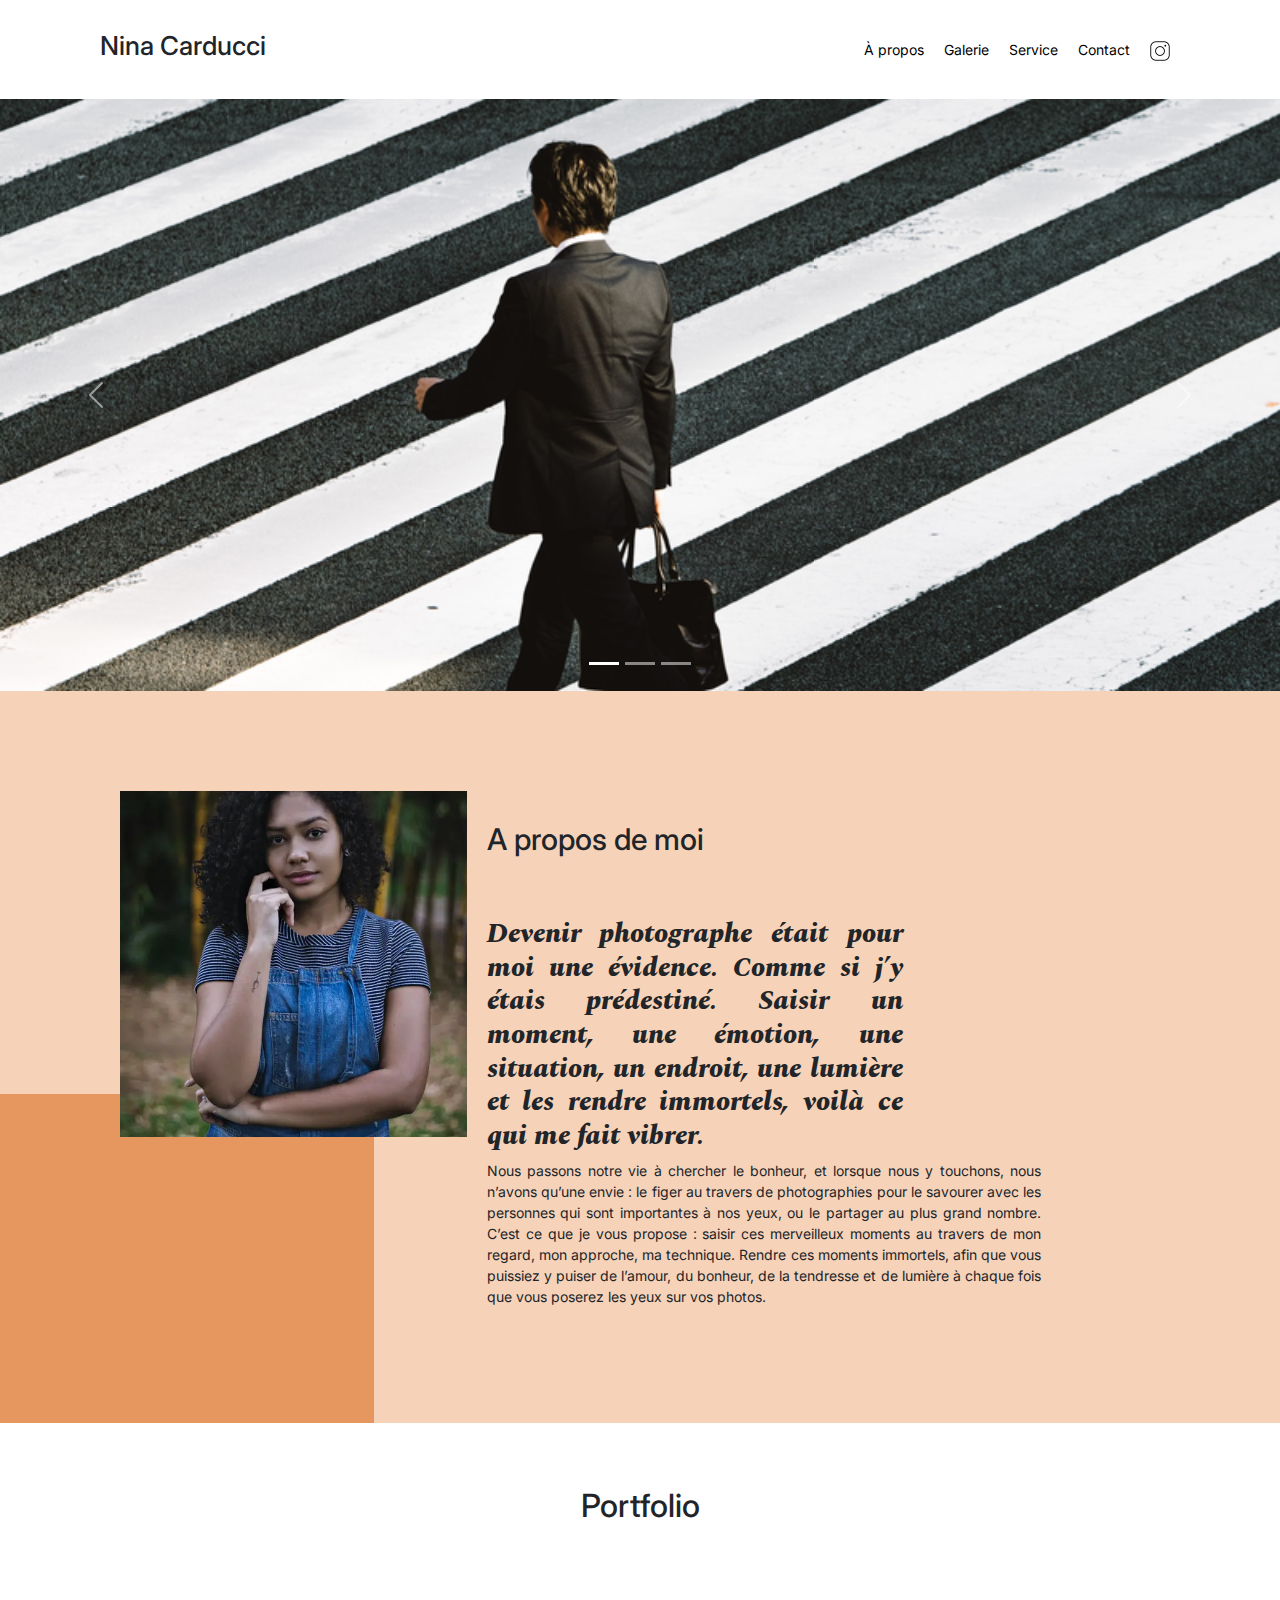
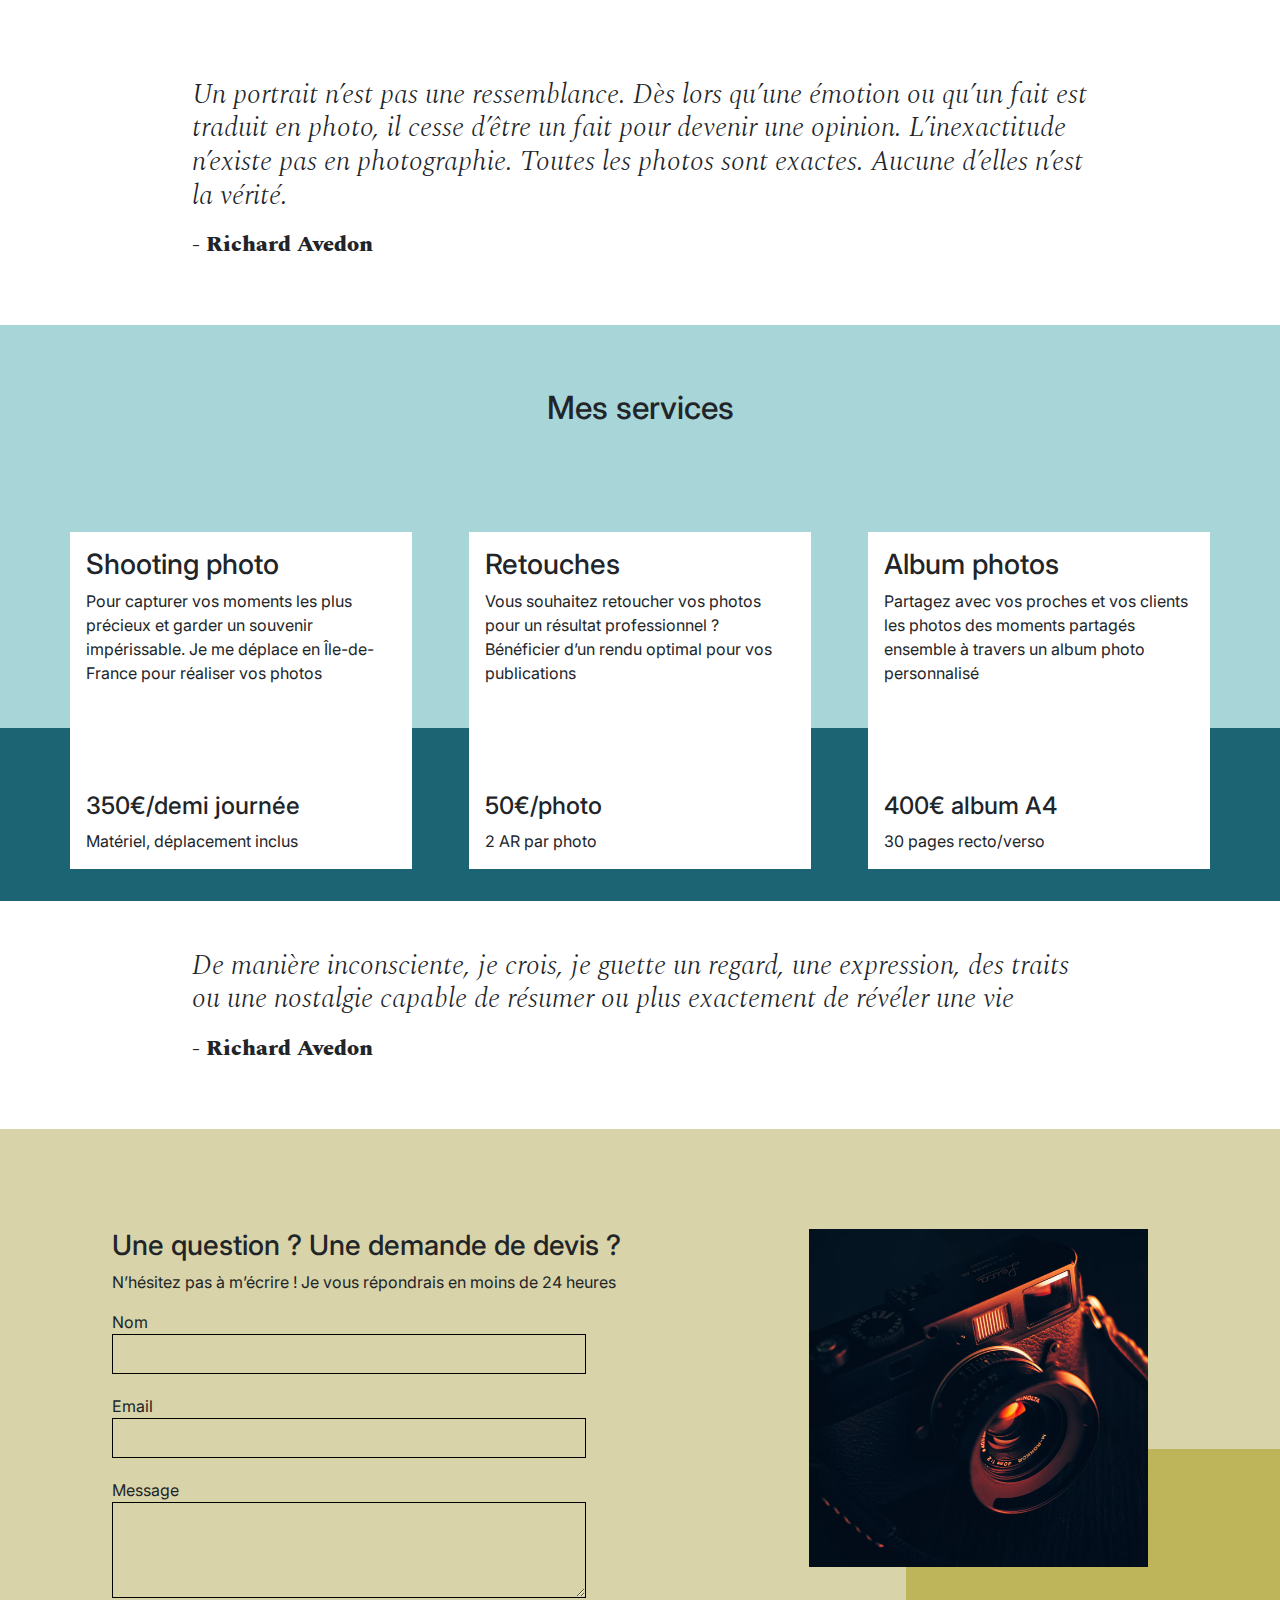
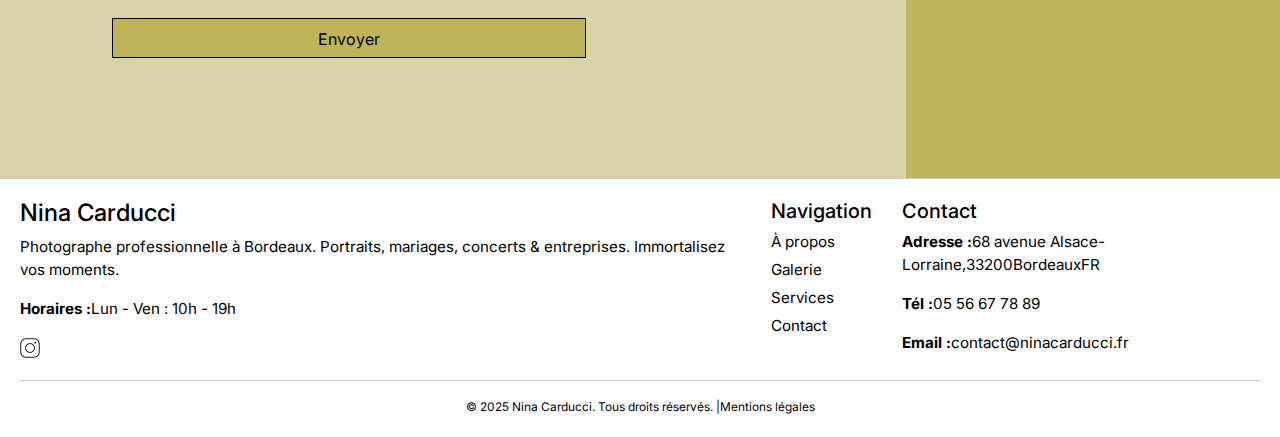
<file: index.html>
<!doctype html><html lang=fr><head><meta charset=UTF-8><meta name=description content="Photographe à Bordeaux, Nina Carducci capture vos émotions avec passion. Portraits, shootings, albums et retouches photo pour immortaliser vos moments précieux."><title>Site de Nina Carducci - photographe à Bordeaux</title><meta name=viewport content="width=device-width,initial-scale=1"><meta property=og:title content="Nina Carducci - photographe à Bordeaux"><meta property=og:type content=website><meta property=og:url content=https://www.ninacarducci.fr><meta property=og:image content=https://www.ninacarducci.fr/assets/images/Images-Optimisés-pour-le-Web-version-Webp/nina.webp><meta property=og:site_name content="Site de Nina Carducci - photographe à Bordeaux"><meta property=og:description content="Photographe à Bordeaux, Nina Carducci capture vos moments forts à travers des portraits, mariages et reportages."><meta property=og:locale content=fr_FR><meta name=twitter:card content=summary_large_image><meta name=twitter:title content="Nina Carducci - photographe à Bordeaux"><meta name=twitter:description content="Photographe à Bordeaux, spécialisée en portraits, mariages et événements."><meta name=twitter:image content=https://www.ninacarducci.fr/assets/images/Images-Optimisés-pour-le-Web-version-Webp/nina.webp><link rel=preload href=./assets/bootstrap/bootstrap.css as=style onload='this.onload=null,this.rel="stylesheet"'><noscript><link rel=stylesheet href=./assets/bootstrap/bootstrap.css></noscript><link rel=stylesheet href=./assets/style.min.css><link rel=preconnect href=https://fonts.googleapis.com><link rel=preconnect href=https://fonts.gstatic.com crossorigin><link rel=preload as=style href="https://fonts.googleapis.com/css2?family=Inter&family=Spectral:ital,wght@0,400;1,300;1,400;1,800&display=swap"><link rel=stylesheet href="https://fonts.googleapis.com/css2?family=Inter&family=Spectral:ital,wght@0,400;1,300;1,400;1,800&display=swap" media=print onload='this.media="all"'><script src=https://code.jquery.com/jquery-3.4.1.min.js integrity="sha256-CSXorXvZcTkaix6Yvo6HppcZGetbYMGWSFlBw8HfCJo=" crossorigin=anonymous defer></script><script src=./assets/bootstrap/bootstrap.bundle.min.js defer></script><script src=./assets/maugallery.min.js defer></script><script src=./assets/scripts.min.js defer></script><script type=application/ld+json>{                "@context": "https://schema.org",                "@type": "LocalBusiness",                "name": "Nina Carducci",                "image": "https://www.ninacarducci.fr/assets/images/Images-Optimisés-pour-le-Web-version-Webp/nina.webp",                "description": "Photographe professionnelle à Bordeaux spécialisée dans les portraits, les mariages et les séances personnalisées.",                "address": {                    "@type": "PostalAddress",                    "streetAddress": "68 avenue Alsace-Lorraine",                    "addressLocality": "Bordeaux",                    "postalCode": "33200",                    "addressCountry": "FR"                },                "telephone": "+33556677889",                "url": "https://www.ninacarducci.fr",                "openingHours": "Mo-Fr 10:00-19:00",                "geo": {                    "@type": "GeoCoordinates",                    "latitude": "44.837789",                    "longitude": "-0.57918"                },                "sameAs": [                    "https://www.instagram.com/nina.photo",                    "https://www.facebook.com/nina.photo"                ],                "priceRange": "€"            }</script></head><body itemscope itemtype=https://schema.org/LocalBusiness><header><nav class=top-header><h1 class=name itemprop=name>Nina Carducci</h1><div class=nav><ul><li><a href=#about>À propos</a></li><li><a href=#gallery>Galerie</a></li><li><a href=#services>Service</a></li><li><a href=#contact>Contact</a></li><li><a class=social-link href="https://www.instagram.com/ninacarducci.photo/?hl=fr" target=_blank><img src=assets/images/Images-Optimisés-pour-le-Web-version-Webp/instagram.webp alt="Profil Instagram de Nina Carducci"></a></li></ul></div></nav></header><main><section id=header><article id=carouselExampleIndicators class="carousel slide" data-bs-ride=carousel><div class=carousel-indicators><button type=button data-bs-target=#carouselExampleIndicators data-bs-slide-to=0 class=active aria-current=true aria-label="Slide 1"></button><button type=button data-bs-target=#carouselExampleIndicators data-bs-slide-to=1 aria-label="Slide 2"></button><button type=button data-bs-target=#carouselExampleIndicators data-bs-slide-to=2 aria-label="Slide 3"></button></div><div class=carousel-inner><div class="carousel-item active"><img src=./assets/images/Images-Optimisés-pour-le-Web-version-Webp/slider/ryoji-iwata.webp class="d-block w-100" alt=ryoji-iwata></div><div class=carousel-item><img loading=lazy src=./assets/images/Images-Optimisés-pour-le-Web-version-Webp/slider/nicholas-green.webp class="d-block w-100" alt=nicholas-green></div><div class=carousel-item><img loading=lazy src=./assets/images/Images-Optimisés-pour-le-Web-version-Webp/slider/edward-cisneros.webp class="d-block w-100" alt=edward-cisneros></div></div><button class=carousel-control-prev type=button data-bs-target=#carouselExampleIndicators data-bs-slide=prev><span class=carousel-control-prev-icon aria-hidden=true></span><span class=visually-hidden>Previous</span></button><button class=carousel-control-next type=button data-bs-target=#carouselExampleIndicators data-bs-slide=next><span class=carousel-control-next-icon aria-hidden=true></span><span class=visually-hidden>Next</span></button></article></section><section id=about itemprop=description><article class="picture left"><img loading=lazy src=./assets/images/Images-Optimisés-pour-le-Web-version-Webp/nina.webp alt="Portrait de Nina Carducci" itemprop=image sizes=25%></article><article id=about-me><h2 class=about-me__title>A propos de moi</h2><h3 class=about-me__introduction>Devenir photographe était pour moi une évidence. Comme si j’y étais prédestiné. Saisir un moment, une émotion, une situation, un endroit, une lumière et les rendre immortels, voilà ce qui me fait vibrer.</h3><p>Nous passons notre vie à chercher le bonheur, et lorsque nous y touchons, nous n’avons qu’une envie : le figer au travers de photographies pour le savourer avec les personnes qui sont importantes à nos yeux, ou le partager au plus grand nombre. C’est ce que je vous propose : saisir ces merveilleux moments au travers de mon regard, mon approche, ma technique. Rendre ces moments immortels, afin que vous puissiez y puiser de l’amour, du bonheur, de la tendresse et de lumière à chaque fois que vous poserez les yeux sur vos photos.</p></article></section><section id=gallery><h2 class=title>Portfolio</h2><article class="container py-3"><div class=gallery style=display:none><img loading=lazy data-gallery-tag=Concert class=gallery-item src=./assets/images/Images-Optimisés-pour-le-Web-version-Webp/gallery/concerts/aaron-paul.webp alt=aaron-paul><img loading=lazy data-gallery-tag=Entreprises class=gallery-item src=./assets/images/Images-Optimisés-pour-le-Web-version-Webp/gallery/entreprise/ali-morshedlou.webp alt=ali-morshedlou><img loading=lazy data-gallery-tag=Entreprises class=gallery-item src=./assets/images/Images-Optimisés-pour-le-Web-version-Webp/gallery/entreprise/jason-goodman.webp alt=jason-goodman><img loading=lazy data-gallery-tag=Mariages class=gallery-item src=./assets/images/Images-Optimisés-pour-le-Web-version-Webp/gallery/mariage/hannah-busing.webp alt=hannah-busing><img loading=lazy data-gallery-tag=Portrait class=gallery-item src=./assets/images/Images-Optimisés-pour-le-Web-version-Webp/gallery/portraits/ade-tunji.webp alt=ade-tunji><img loading=lazy data-gallery-tag=Mariages class=gallery-item src=./assets/images/Images-Optimisés-pour-le-Web-version-Webp/gallery/mariage/jakob-owens.webp alt=jakob-owens><img loading=lazy data-gallery-tag=Portrait class=gallery-item src=./assets/images/Images-Optimisés-pour-le-Web-version-Webp/gallery/portraits/nino-van-prattenburg.webp alt=nino-van-prattenburg><img loading=lazy data-gallery-tag=Concert class=gallery-item src=./assets/images/Images-Optimisés-pour-le-Web-version-Webp/gallery/concerts/austin-neill.webp alt=austin-neill><img loading=lazy data-gallery-tag=Entreprises class=gallery-item src=./assets/images/Images-Optimisés-pour-le-Web-version-Webp/gallery/entreprise/mateus-campos-felipe.webp alt=mateus-campos-felipe></div></article><article class=quote><figure><blockquote><h3 class=quote__text>Un portrait n’est pas une ressemblance. Dès lors qu’une émotion ou qu’un fait est traduit en photo, il cesse d’être un fait pour devenir une opinion. L’inexactitude n’existe pas en photographie. Toutes les photos sont exactes. Aucune d’elles n’est la vérité.</h3></blockquote><figcaption class=quote__author>- Richard Avedon</figcaption></figure></article></section><section id=services><h2 class=title>Mes services</h2><article class=container><div class=service><div class=service__description><h3>Shooting photo</h3><p>Pour capturer vos moments les plus précieux et garder un souvenir impérissable. Je me déplace en Île-de-France pour réaliser vos photos</p></div><div class=service__price><h4><meta itemprop=priceRange content=EUR>350€/demi journée</h4><span>Matériel, déplacement inclus</span></div></div><div class=service><div class=service__description><h3>Retouches</h3><p>Vous souhaitez retoucher vos photos pour un résultat professionnel ? Bénéficier d’un rendu optimal pour vos publications</p></div><div class=service__price><h4><meta itemprop=priceRange content=EUR>50€/photo</h4><span>2 AR par photo</span></div></div><div class=service><div class=service__description><h3>Album photos</h3><p>Partagez avec vos proches et vos clients les photos des moments partagés ensemble à travers un album photo personnalisé</p></div><div class=service__price><h4><meta itemprop=priceRange content=EUR>400€ album A4</h4><span>30 pages recto/verso</span></div></div></article></section><section class=quote><figure><blockquote><h3 class=quote__text>De manière inconsciente, je crois, je guette un regard, une expression, des traits ou une nostalgie capable de résumer ou plus exactement de révéler une vie</h3></blockquote><figcaption class=quote__author>- Richard Avedon</figcaption></figure></section><section id=contact><article class=container><div class=form-container><h3>Une question ? Une demande de devis ?</h3><p>N’hésitez pas à m’écrire ! Je vous répondrais en moins de 24 heures</p><form action=# method=post><label for=nom>Nom</label><input name=nom id=nom><label for=email>Email</label><input type=email name=email id=email autocomplete=username><label for=message>Message</label><textarea name=message id=message cols=30 rows=10></textarea><input type=submit value=Envoyer></form></div><div class="picture right"><img loading=lazy src=./assets/images/Images-Optimisés-pour-le-Web-version-Webp/camera.webp alt=Web/camera></div></article></section></main><footer class=footer><div class=footer-container><div class=footer-columns><div class=footer-col><h4>Nina Carducci</h4><p>Photographe professionnelle à Bordeaux. Portraits, mariages, concerts & entreprises. Immortalisez vos moments.</p><p><strong>Horaires :</strong><time itemprop=openingHours datetime="Mo-Fr 10:00-19:00">Lun - Ven : 10h - 19h</time></p><a href="https://www.instagram.com/ninacarducci.photo/?hl=fr" target=_blank aria-label="Instagram de Nina Carducci"><img src=assets/images/Images-Optimisés-pour-le-Web-version-Webp/instagram.webp alt=Instagram width=30></a></div><div class=footer-col><div class=footer-col-nav><h5>Navigation</h5><ul class=footer-nav><li><a href=#about>À propos</a></li><li><a href=#gallery>Galerie</a></li><li><a href=#services>Services</a></li><li><a href=#contact>Contact</a></li></ul></div></div><div class=footer-col><h5>Contact</h5><div itemprop=address itemscope itemtype=https://schema.org/PostalAddress><p><strong>Adresse :</strong><span itemprop=streetAddress>68 avenue Alsace-Lorraine</span>,<span itemprop=postalCode>33200</span><span itemprop=addressLocality>Bordeaux</span><span itemprop=addressCountry>FR</span></p></div><div itemprop=telephone content=+33556677889><p><strong>Tél :</strong><a href=tel:+33556677889>05 56 67 78 89</a></p></div><p><strong>Email :</strong><a href=mailto:contact@ninacarducci.fr>contact@ninacarducci.fr</a></p></div></div></div><div class=footer-bottom><small>&copy; 2025 Nina Carducci. Tous droits réservés. |<a href=#>Mentions légales</a></small></div></footer></body></html>
</file>
